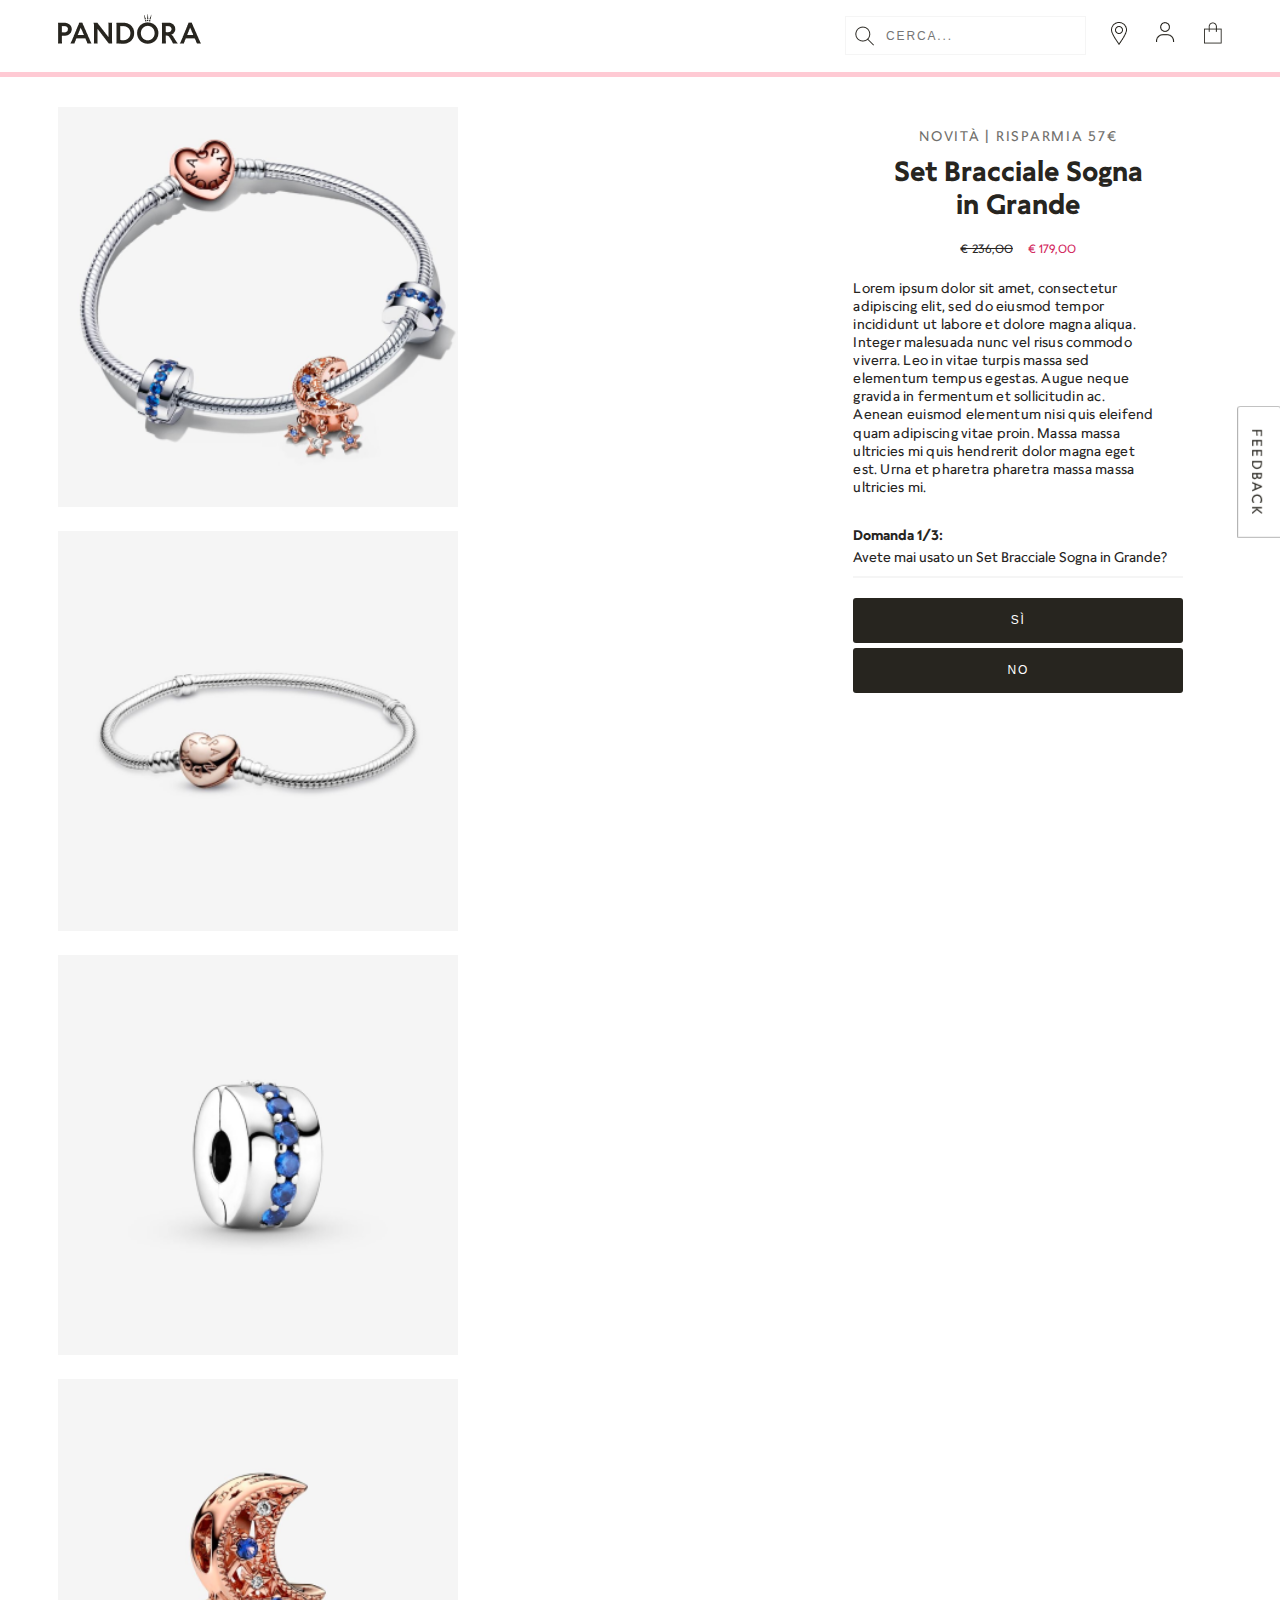
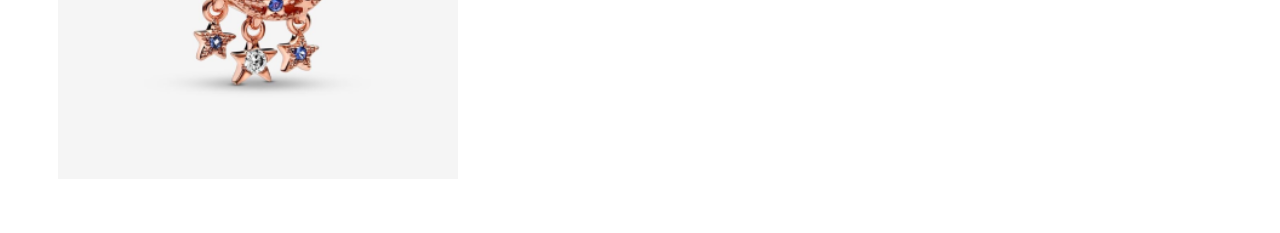
<file: index.html>
<!DOCTYPE html>
<html lang="en">
  <head>
    <meta charset="UTF-8" />
    <meta http-equiv="X-UA-Compatible" content="IE=edge" />
    <meta name="viewport" content="width=device-width, initial-scale=1.0" />
    <title>Pandora</title>
    <link rel="stylesheet" href="./css/main.min.css" />
  </head>
  <body>
    <div class="header">
      <div class="container header-container">
        <div class="logo">
          <img src="img/Pandora_Logo_2019 2.png" alt="" />
        </div>
        <div class="header-right">
          <form class="form">
            <input
              class="input-search"
              type="text"
              name="text"
              class="search"
              placeholder="CERCA..."
            />
            <img class="search-icon" src="/img/Search.png" alt="" />
          </form>
          <nav class="header-nav">
            <ul class="header-nav-list">
              <li class="header-nav-item">
                <img src="./img/Vector.png" alt="" />
              </li>
              <li class="header-nav-item">
                <img src="./img/Vector (1).png" alt="" />
              </li>
              <li class="header-nav-item">
                <img src="./img/Vector (2).png" alt="" />
              </li>
            </ul>
          </nav>
        </div>
      </div>
    </div>
    <div class="header-mob">
      <div class="left-side">
        <div class="burger-menu">
          <img src="img/icon_menu.png" alt="" />
        </div>
        <div>
          <img src="./img/Vector (1).png" alt="" />
        </div>
      </div>
      <div class="logo">
        <img src="./img/logo-mob.png" alt="" />
      </div>
      <div class="right-side">
        <div class=""><img src="img/Search.png" alt="" /></div>
        <div class=""><img src="img/Vector (2).png" alt="" /></div>
      </div>
    </div>
    <main class="page">
      <div class="container mian-container">
        <div class="main-left">
          <ul class="photo-container">
            <li class="photo-card"><img src="./img/photo1.png" alt="img" /></li>
            <li class="photo-card"><img src="./img/photo2.png" alt="img" /></li>
            <li class="photo-card"><img src="./img/photo3.png" alt="img" /></li>
            <li class="photo-card"><img src="./img/photo4.png" alt="img" /></li>
          </ul>
        </div>
        <div class="slider">
          <div class="slider__item">
            <img src="./img/photo1.png" alt="img" />
          </div>
          <div class="slider__item">
            <img src="./img/photo2.png" alt="img" />
          </div>
          <div class="slider__item">
            <img src="./img/photo3.png" alt="img" />
          </div>
          <div class="slider__item">
            <img src="./img/photo4.png" alt="img" />
          </div>
        </div>
        <div class="main-right">
          <div class="right-container">
            <p class="right-info">NOVITÀ | RISPARMIA 57€</p>
            <h2 class="right-title">Set Bracciale Sogna in Grande</h2>
            <div class="price">
              <p class="old-price">€ 236,00</p>
              <p class="new-price">€ 179,00</p>
            </div>
            <div class="description">
              Lorem ipsum dolor sit amet, consectetur adipiscing elit, sed do
              eiusmod tempor incididunt ut labore et dolore magna aliqua.
              Integer malesuada nunc vel risus commodo viverra. Leo in vitae
              turpis massa sed elementum tempus egestas. Augue neque gravida in
              fermentum et sollicitudin ac. Aenean euismod elementum nisi quis
              eleifend quam adipiscing vitae proin. Massa massa ultricies mi
              quis hendrerit dolor magna eget est. Urna et pharetra pharetra
              massa massa ultricies mi.
            </div>
            <div class="question-block">
              <div class="question active-question">
                <p class="question-title">Domanda 1/3:</p>
                <p class="question-text">
                  Avete mai usato un Set Bracciale Sogna in Grande?
                </p>
                <button class="answer">Sì</button>
                <button class="answer">No</button>
              </div>
              <div class="question">
                <p class="question-title">Domanda 2/3:</p>
                <p class="question-text">
                  Avete mai usato un Set Bracciale Sogna in Grande?
                </p>
                <button class="answer">Sì</button>
                <button class="answer">No</button>
              </div>
              <div class="question">
                <p class="question-title">Domanda 3/3:</p>
                <p class="question-text">
                  Avete mai usato un Set Bracciale Sogna in Grande?
                </p>
                <button id="redirect" class="answer">Sì</button>
                <button id="redirect1" class="answer">No</button>
              </div>
            </div>
          </div>
        </div>
      </div>
    </main>
    <div class="feedback-container">
      <a><p class="feedback">feedback</p></a>
    </div>
    <script src="./js/question.js"></script>
    <script src="https://code.jquery.com/jquery-3.6.3.min.js"></script>
    <script src="./js/slider.js"></script>
    <script src="./js/slick.min.js"></script>
  </body>
</html>
</file>
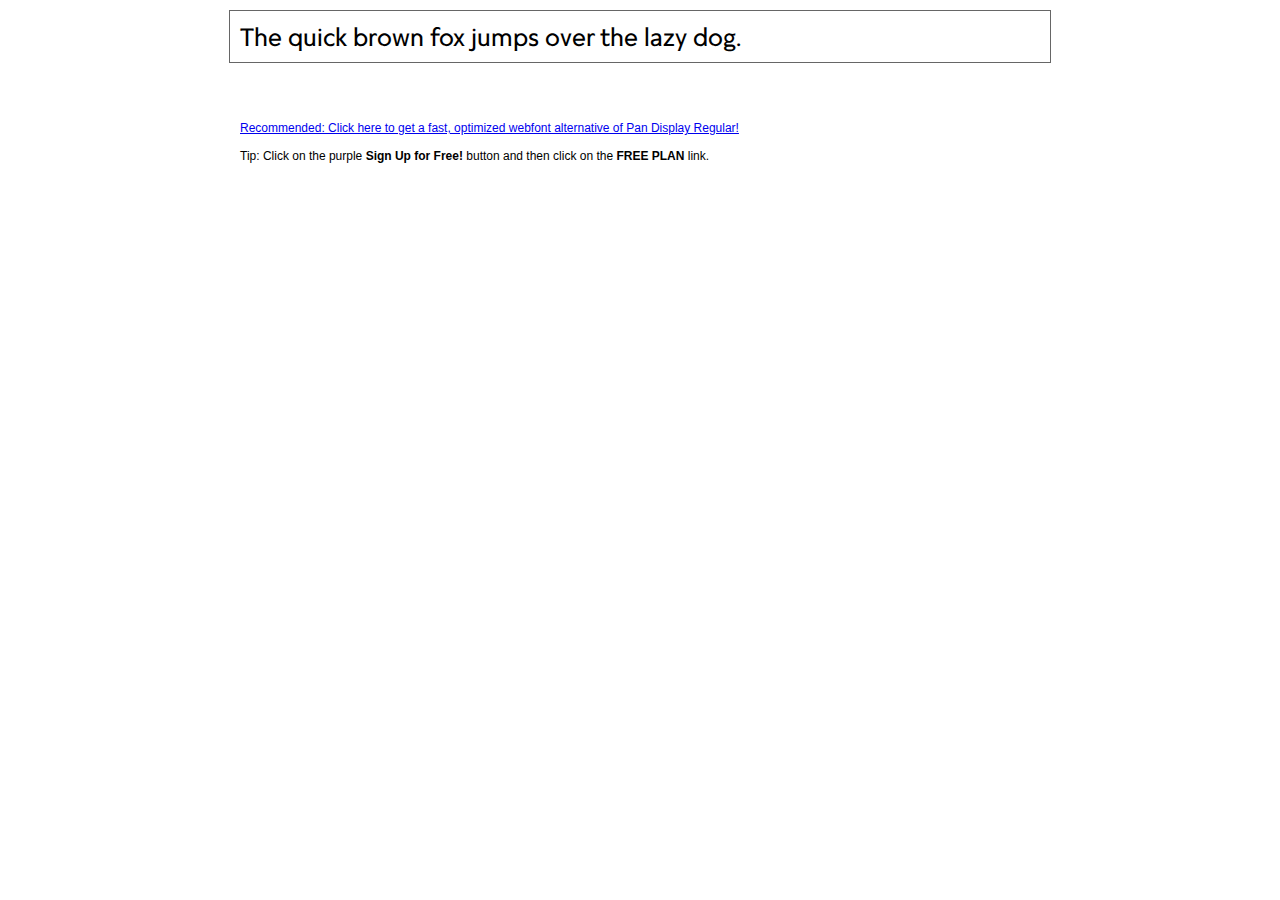
<file: demo.html>
<!DOCTYPE html PUBLIC "-//W3C//DTD XHTML 1.0 Transitional//EN" "http://www.w3.org/TR/xhtml1/DTD/xhtml1-transitional.dtd">
<html xmlns="http://www.w3.org/1999/xhtml">
<head>
	<meta http-equiv="Content-Type" content="text/html; charset=utf-8" />
	<title>@font-face Demo</title>
	<link rel="stylesheet" href="fonts.css" type="text/css" charset="utf-8" />
	<style type="text/css">
	body {
		background-color:white;
		font-family:Verdana,Tahoma,Arial,Sans-Serif;
		color:black;
		font-size:12px;
	}

	.demo
	{
		font-family:'Conv_Pan Display Regular',Sans-Serif;
		width:800px;
		margin:10px auto;
		text-align:left;
		border:1px solid #666;
		padding:10px;
	}

	.hint
	{
		font-family:'Conv_Sansus Webissimo-Regular',Sans-Serif;
		width:800px;
		margin:10px auto;
		text-align:left;
		border:1px;
		padding:10px;
	}

	</style>
</head>
<body>
	<div class="demo" style="font-size:25px">
		The quick brown fox jumps over the lazy dog.
	</div>

	<br>
	<br>
	<div class="hint">
		<a href="http://www.font2web.com/searchfreewebfont.php?Pan+Display+Regular">Recommended: Click here to get a fast, optimized webfont alternative of Pan Display Regular!</a><br><br>
		Tip: Click on the purple <strong>Sign Up for Free!</strong> button and then click on the <strong>FREE PLAN</strong> link.
	</div>

</body>
</html>
</file>
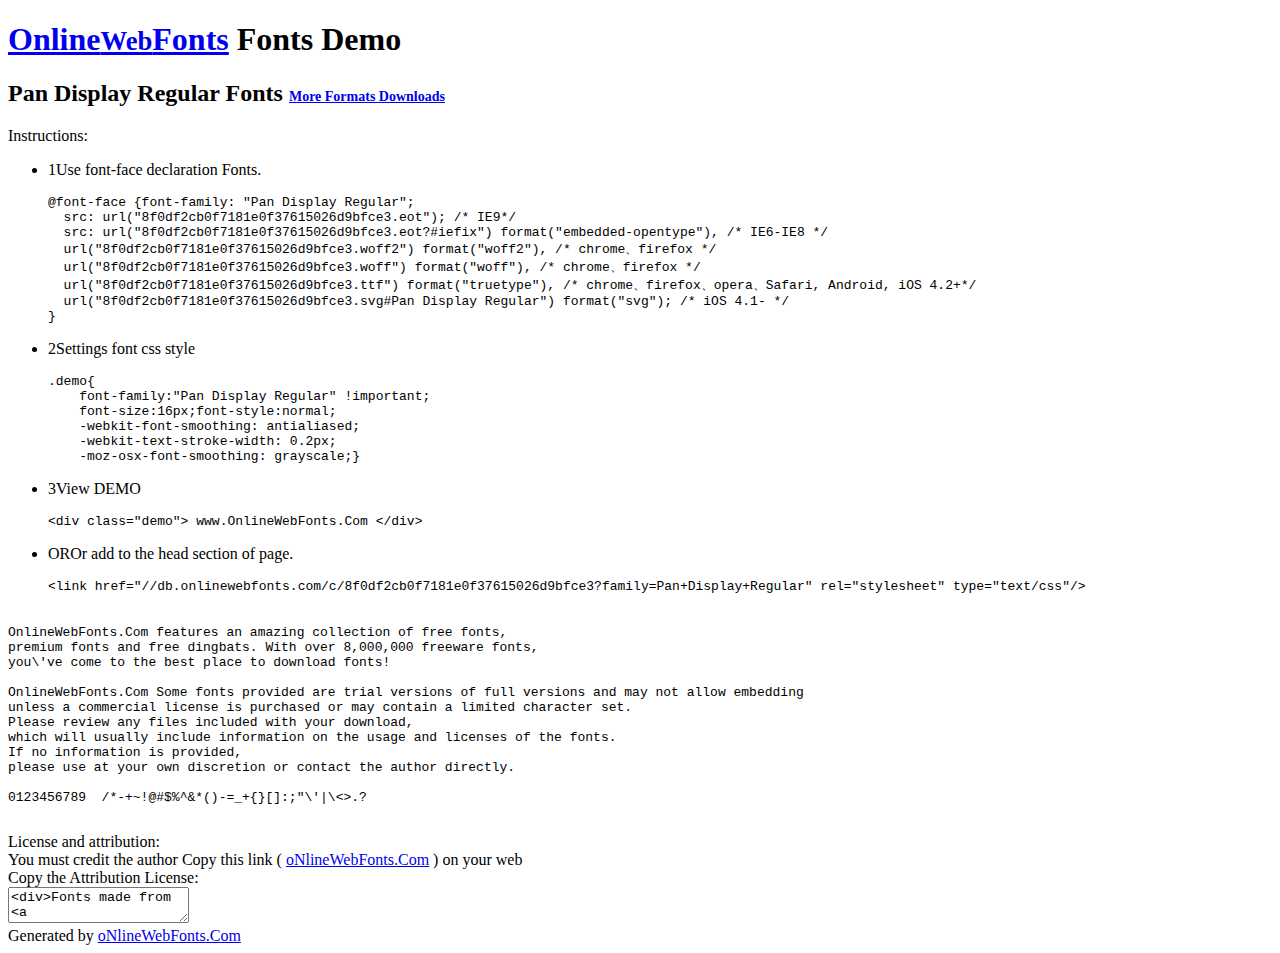
<file: fonts/Pan Display Regular/@font-face/Demo.html>
<!DOCTYPE html>
<html>
  <head>
    <meta charset="utf-8" />
    <title>Pan Display Regular Font - OnlineWebFonts.COM</title>
    <style type="text/css"></style>
  </head>
  <body>
    <h1 class="logo">
      <a href="http://www.onlinewebfonts.com/">
        <span>Online</span><small>Web</small>Fonts</a
      >
      <strong>Fonts Demo</strong>
    </h1>
    <h2>
      Pan Display Regular Fonts
      <a
        style="font-size: 14px"
        href="http://www.onlinewebfonts.com/download/8f0df2cb0f7181e0f37615026d9bfce3"
        target="_blank"
        >More Formats Downloads</a
      >
    </h2>
    <div class="info">
      <div class="inst">Instructions:</div>
      <ul>
        <li>
          <p>
            <span class="numno">1</span>Use font-face declaration Fonts.<br />
            <span class="exs">
              <pre>
@font-face {font-family: "Pan Display Regular";
  src: url("8f0df2cb0f7181e0f37615026d9bfce3.eot"); /* IE9*/
  src: url("8f0df2cb0f7181e0f37615026d9bfce3.eot?#iefix") format("embedded-opentype"), /* IE6-IE8 */
  url("8f0df2cb0f7181e0f37615026d9bfce3.woff2") format("woff2"), /* chrome、firefox */
  url("8f0df2cb0f7181e0f37615026d9bfce3.woff") format("woff"), /* chrome、firefox */
  url("8f0df2cb0f7181e0f37615026d9bfce3.ttf") format("truetype"), /* chrome、firefox、opera、Safari, Android, iOS 4.2+*/
  url("8f0df2cb0f7181e0f37615026d9bfce3.svg#Pan Display Regular") format("svg"); /* iOS 4.1- */
}
</pre
              >
            </span>
          </p>
        </li>

        <li>
          <p>
            <span class="numno">2</span>Settings font css style <br />
            <span class="exs">
              <pre>
.demo{
    font-family:"Pan Display Regular" !important;
    font-size:16px;font-style:normal;
    -webkit-font-smoothing: antialiased;
    -webkit-text-stroke-width: 0.2px;
    -moz-osx-font-smoothing: grayscale;}
</pre
              >
            </span>
          </p>
        </li>

        <li>
          <p>
            <span class="numno">3</span>View DEMO <br />
            <span class="exs">
              <pre>
&lt;div class="demo"&gt; www.OnlineWebFonts.Com &lt;/div&gt;
</pre
              >
            </span>
          </p>
        </li>

        <li>
          <p>
            <span class="numno">OR</span>Or add to the head section of page.
            <br />
            <span class="exs">
              <pre>
&lt;link href="//db.onlinewebfonts.com/c/8f0df2cb0f7181e0f37615026d9bfce3?family=Pan+Display+Regular" rel="stylesheet" type="text/css"/&gt;
</pre
              >
            </span>
          </p>
        </li>
      </ul>
    </div>
    <div class="demo">
      <pre>

OnlineWebFonts.Com features an amazing collection of free fonts,
premium fonts and free dingbats. With over 8,000,000 freeware fonts, 
you\'ve come to the best place to download fonts! 

OnlineWebFonts.Com Some fonts provided are trial versions of full versions and may not allow embedding 
unless a commercial license is purchased or may contain a limited character set. 
Please review any files included with your download, 
which will usually include information on the usage and licenses of the fonts. 
If no information is provided, 
please use at your own discretion or contact the author directly. 

0123456789  /*-+~!@#$%^&*()-=_+{}[]:;"\'|\<>.?

</pre
      >
    </div>

    <div class="by">
      <div class="by_title">License and attribution:</div>
      <div class="attr">
        You must credit the author Copy this link (
        <a href="http://www.onlinewebfonts.com" target="_blank"
          >oNlineWebFonts.Com</a
        >
        ) on your web
      </div>
      <div class="usetitle">Copy the Attribution License:</div>
      <textarea onclick="this.focus();this.select();">
&lt;div&gt;Fonts made from &lt;a href="http://www.onlinewebfonts.com"&gt;oNline Web Fonts&lt;/a&gt;is licensed by CC BY 3.0&lt;/div&gt;</textarea
      >
    </div>
    <div id="footer">
      <div>
        Generated by
        <a href="http://www.onlinewebfonts.com" target="_blank"
          >oNlineWebFonts.Com</a
        >
      </div>
    </div>
  </body>
</html>
</file>
<file: fonts.css>
/** Generated by FG **/
@font-face {
	font-family: 'Conv_Pan Display Regular';
	src: url('fonts/Pan Display Regular.eot');
	src: local('☺'), url('fonts/Pan Display Regular.woff') format('woff'), url('fonts/Pan Display Regular.ttf') format('truetype'), url('fonts/Pan Display Regular.svg') format('svg');
	font-weight: normal;
	font-style: normal;
}
</file>
<file: css/main.min.css>
.header{border-bottom:5px solid #ffcad4;padding:14px 0 15px 0}.header img{cursor:pointer}@media screen and (max-width: 767px){.header{display:none}}.header-container{display:flex;align-items:center;justify-content:space-between}.header-right{display:flex;align-items:center}.form{position:relative}.input-search{width:241px;padding:10.62px 5px 11.62px 40px;border:1px solid #f5f5f5;margin-right:25px}.input-search::-moz-placeholder{font-size:12px;line-height:136%;letter-spacing:.155em;text-transform:uppercase}.input-search:-ms-input-placeholder{font-size:12px;line-height:136%;letter-spacing:.155em;text-transform:uppercase}.input-search::placeholder{font-size:12px;line-height:136%;letter-spacing:.155em;text-transform:uppercase}@media screen and (max-width: 580px){.input-search{display:none}}.search-icon{position:absolute;left:10.37px;transform:translateY(50%)}@media screen and (max-width: 580px){.search-icon{display:block}}.header-nav-list{display:flex;gap:29px}*,::before,::after{box-sizing:border-box}.container{max-width:1440px;width:100%;margin:0 auto;padding:0 58px}@media screen and (max-width: 767px){.container{padding:5px}}@font-face{font-family:"Conv_Pan";src:url("../fonts/Pan Display Regular.eot");src:local("☺"),url("../fonts/Pan Display Regular.woff") format("woff"),url("../fonts/Pan Display Regular.ttf") format("truetype"),url("../fonts/Pan Display Regular.svg") format("svg");font-weight:normal;font-style:normal}@font-face{font-family:"Conv_Pan Display Bold";src:url("../fonts/Pan Display Bold.eot");src:local("☺"),url("../fonts/Pan Display Bold.woff") format("woff"),url("../fonts/Pan Display Bold.ttf") format("truetype"),url("../fonts/Pan Display Bold.svg") format("svg");font-weight:700;font-style:normal}body{font-family:"Conv_Pan";padding:0;margin:0}ul,ol{list-style:none;margin:0;padding:0}p{padding:0;margin:0}h1,h2,h3{margin:0}.page{padding-top:30px;padding-bottom:50px}.mian-container{display:flex}@media screen and (max-width: 767px){.mian-container{display:block}}.main-left{width:65%}@media screen and (max-width: 767px){.main-left{display:none}}.photo-container{display:flex;gap:20px;flex-wrap:wrap}.photo-card img{width:400px;height:400px}@media screen and (max-width: 1200px){.photo-card img{width:300px;height:300px}}.main-right{width:35%}@media screen and (max-width: 767px){.main-right{width:100%}}.right-container{max-width:330px;margin-left:75px}@media screen and (max-width: 1300px){.right-container{width:100%;margin:0 auto}}@media screen and (max-width: 767px){.right-container{width:100%;margin:0 auto}}.right-info{font-weight:400;font-size:14px;line-height:129%;text-align:center;letter-spacing:.125em;color:#71706c;padding-top:20px;margin-bottom:10px}.right-title{max-width:276px;margin:0 auto;font-family:"Conv_Pan Display Bold";font-weight:700;font-size:28px;line-height:116%;text-align:center;color:#27251f}@media screen and (max-width: 767px){.right-title{max-width:334px;font-weight:700;font-size:24px;line-height:18px;text-align:center;letter-spacing:.017em;color:#27251f}}.price{display:flex;justify-content:center;gap:15px;margin-top:20px;margin-bottom:21px}.old-price{font-size:12px;line-height:150%;text-align:center;letter-spacing:.003em;-webkit-text-decoration-line:line-through;text-decoration-line:line-through;color:#27251f}.new-price{font-size:12px;line-height:150%;text-align:center;letter-spacing:.003em;color:#d2255b}.description{max-width:301px;font-size:14px;line-height:129%;letter-spacing:.017em;color:#27251f}@media screen and (max-width: 767px){.description{max-width:330px}}.question-block{margin-top:30px}.question{display:none}.question-title{font-family:"Conv_Pan Display Bold";font-weight:700;font-size:14px;line-height:130%;color:#27251f;margin-bottom:4px}.question-text{font-size:14px;line-height:130%;color:#27251f;padding-bottom:10px;border-bottom:2px solid #f5f5f5;margin-bottom:20px}.answer{width:100%;border:none;display:flex;align-items:center;justify-content:center;background:#27251f;border-radius:3px;transition:all .2s linear;cursor:pointer;margin-bottom:5px;padding:15px 0;font-size:12px;line-height:15px;text-align:center;letter-spacing:.155em;text-transform:uppercase;color:#fff}.answer:hover{background:#ffcad4;font-size:12px;line-height:15px;text-align:center;letter-spacing:.145em;text-transform:uppercase;color:#27251f}.active-question{display:block}.slider{position:relative}@media screen and (min-width: 767px){.slider{display:none}}.slider__item{display:flex;justify-content:center}.slick-list{overflow:hidden}.slick-track{display:flex}.slick-arrow{position:absolute;top:50%;z-index:50;font-size:0;width:7.8px;height:16px;border:none}.slick-arrow.slick-prev{left:0;background:url("../img/prew.png") 0 0 no-repeat;background-size:contain}.slick-arrow.slick-next{right:0;background:url("../img/Next.png") 0 0 no-repeat;background-size:contain}.slick-dots{display:flex;gap:6px;position:absolute;bottom:12px;left:50%;transform:translateX(-50%)}.slick-dots li{list-style:none}.slick-dots li.slick-active button{background-color:#e6a5b2}.slick-dots li button{font-size:0;border-radius:50%;border:none;width:6px;height:6px;background:#e1e1e2;padding:0}.header-mob{display:flex;justify-content:space-between;align-items:center;padding:15px 16px 10px 16px;border-bottom:5px solid #ffcad4;display:none}@media screen and (max-width: 767px){.header-mob{display:flex;justify-content:space-between}}.header-mobimg{cursor:pointer}.left-side{display:flex;gap:19px}.logo{padding-bottom:9px}.right-side{display:flex;align-items:flex-end;gap:34px}.feedback-container{position:fixed;right:-45px;top:50%;transform:translateY(-50%) rotateY("angle");border:1px solid #b4b4b4;border-radius:3px 0px 0px 3px;padding:14px 21px 11px 22px;transform:rotate(90deg);cursor:pointer;transition:all .2s linear}.feedback-container:hover{transform:rotate(90deg) translateY(20px)}@media screen and (max-width: 767px){.feedback-container{padding:6px 12px 7px 12px}}.feedback{text-transform:uppercase;font-size:14px;line-height:17px;text-align:center;letter-spacing:.155em;text-transform:uppercase;color:#27251f}/*# sourceMappingURL=main.min.css.map */
</file>
